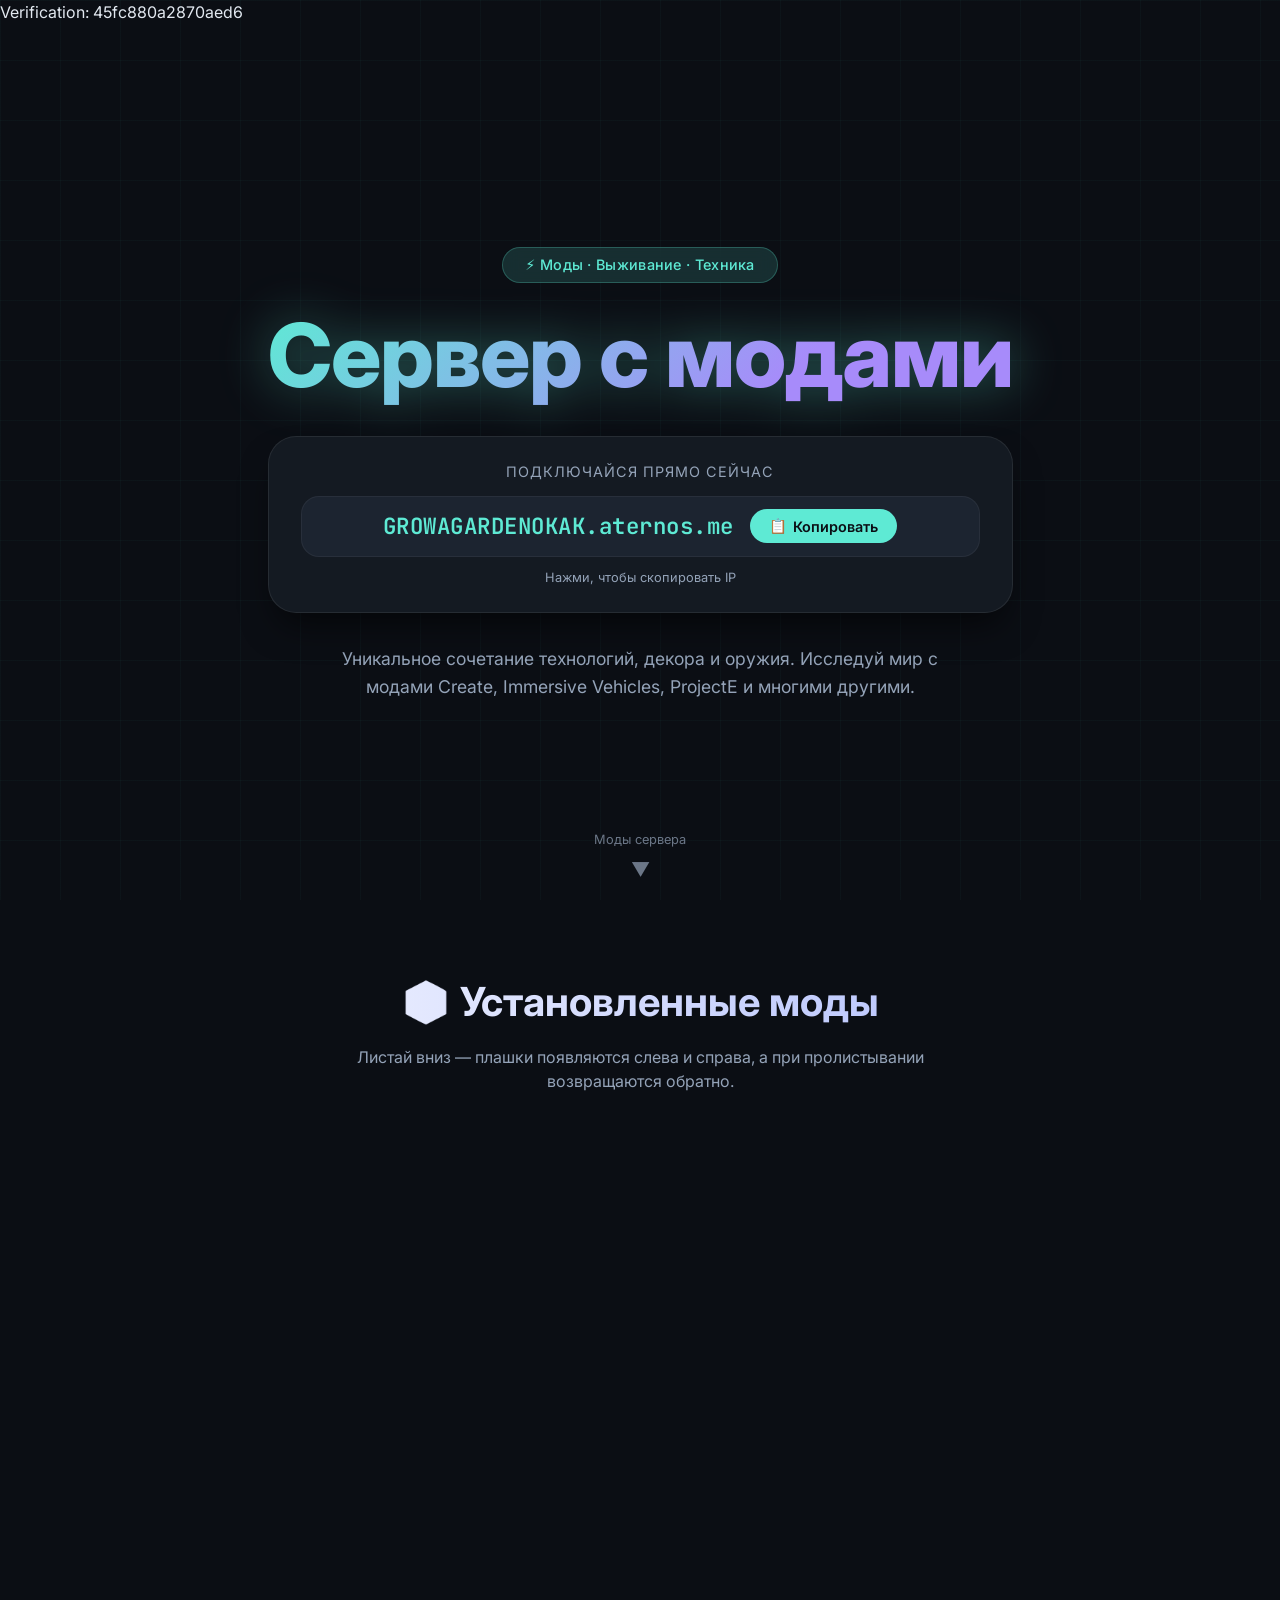
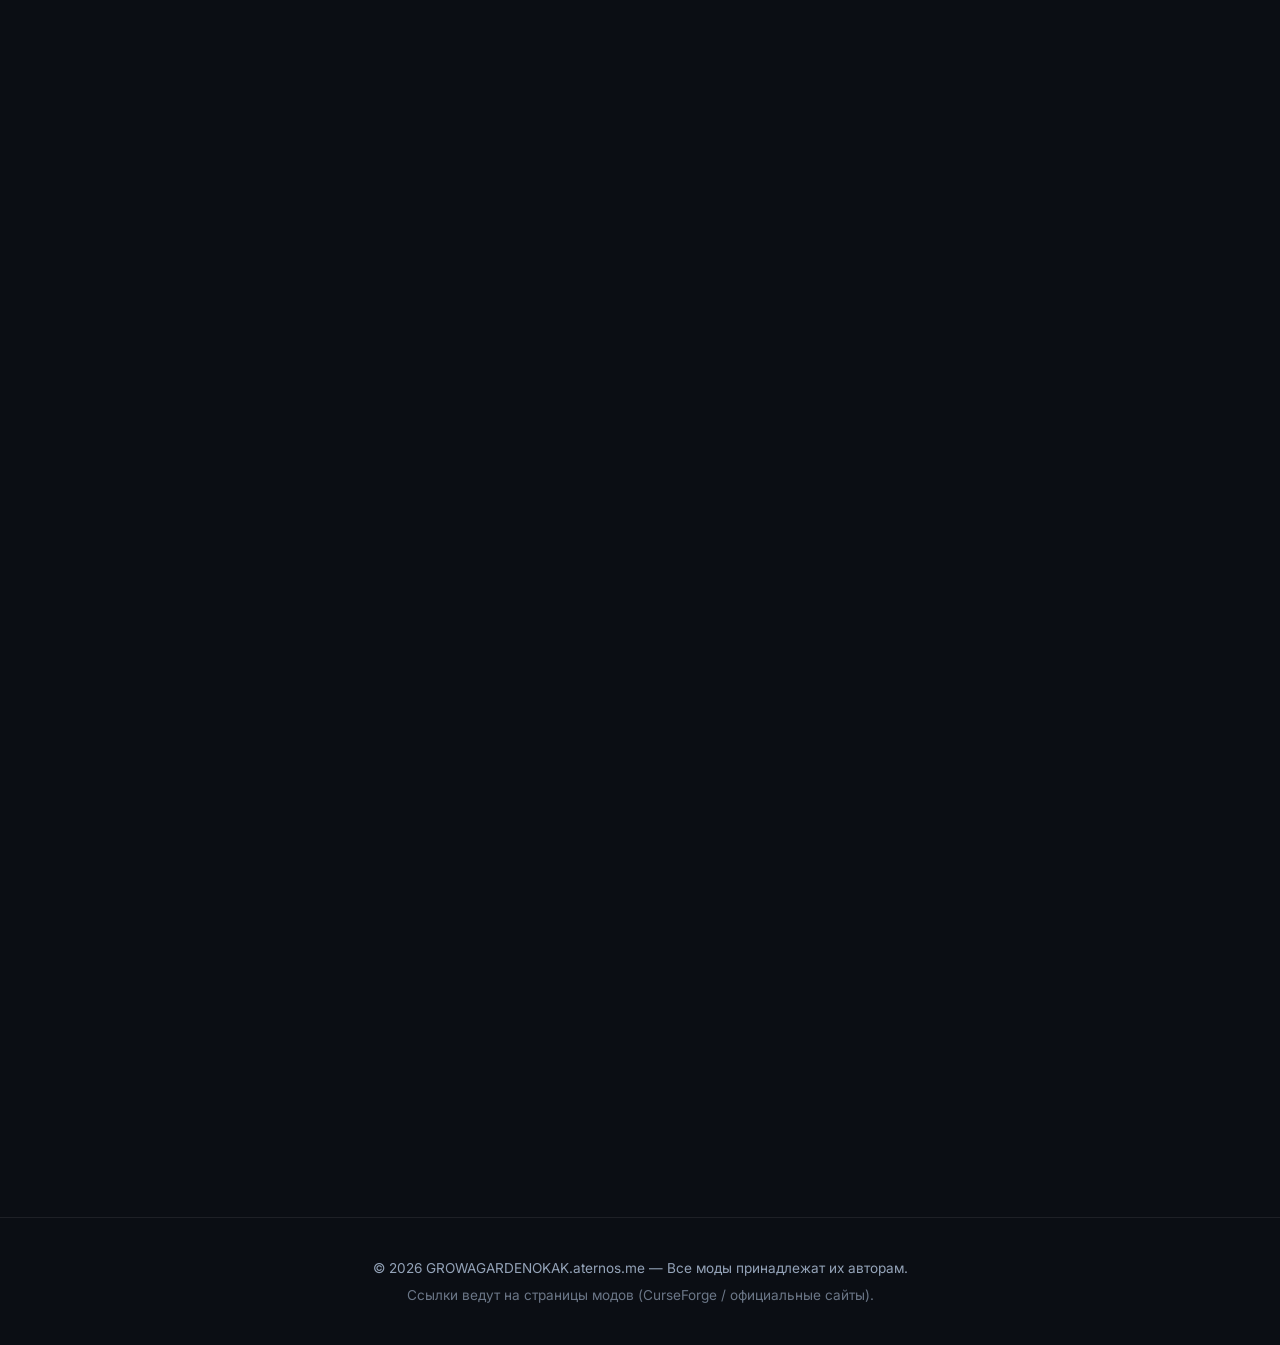
<file: index.html>
<!doctype html>
<html lang="ru">
  <head>
    
<!-- Yandex.Metrika counter -->
<script type="text/javascript">
    (function(m,e,t,r,i,k,a){
        m[i]=m[i]||function(){(m[i].a=m[i].a||[]).push(arguments)};
        m[i].l=1*new Date();
        for (var j = 0; j < document.scripts.length; j++) {if (document.scripts[j].src === r) { return; }}
        k=e.createElement(t),a=e.getElementsByTagName(t)[0],k.async=1,k.src=r,a.parentNode.insertBefore(k,a)
    })(window, document,'script','https://mc.yandex.ru/metrika/tag.js?id=110861300', 'ym');

    ym(110861300, 'init', {ssr:true, webvisor:true, clickmap:true, ecommerce:"dataLayer", referrer: document.referrer, url: location.href, accurateTrackBounce:true, trackLinks:true});
</script>
<noscript><div><img src="https://mc.yandex.ru/watch/110861300" style="position:absolute; left:-9999px;" alt="" /></div></noscript>
<!-- /Yandex.Metrika counter -->



    <meta name="yandex-verification" content="45fc880a2870aed6" />
    <meta http-equiv="Content-Type" content="text/html; charset=UTF-8" />
    <meta charset="UTF-8" />
    <meta
      name="viewport"
      content="width=device-width, initial-scale=1.0, viewport-fit=cover"
    />
    <title>Minecraft сервер с модами</title>
    <link rel="stylesheet" href="style.css" />
    <link rel="preconnect" href="https://fonts.googleapis.com" />
    <link rel="preconnect" href="https://fonts.gstatic.com" crossorigin />
    <link
      href="https://fonts.googleapis.com/css2?family=Inter:opsz,wght@14..32,400;14..32,500;14..32,600;14..32,700&family=JetBrains+Mono:wght@400;500&display=swap"
      rel="stylesheet"
    />
  </head>
  <body>
    
<!-- Yandex.Metrika counter -->
<script type="text/javascript">
    (function(m,e,t,r,i,k,a){
        m[i]=m[i]||function(){(m[i].a=m[i].a||[]).push(arguments)};
        m[i].l=1*new Date();
        for (var j = 0; j < document.scripts.length; j++) {if (document.scripts[j].src === r) { return; }}
        k=e.createElement(t),a=e.getElementsByTagName(t)[0],k.async=1,k.src=r,a.parentNode.insertBefore(k,a)
    })(window, document,'script','https://mc.yandex.ru/metrika/tag.js?id=110861300', 'ym');

    ym(110861300, 'init', {ssr:true, webvisor:true, clickmap:true, ecommerce:"dataLayer", referrer: document.referrer, url: location.href, accurateTrackBounce:true, trackLinks:true});
</script>
<noscript><div><img src="https://mc.yandex.ru/watch/110861300" style="position:absolute; left:-9999px;" alt="" /></div></noscript>
<!-- /Yandex.Metrika counter -->



    Verification: 45fc880a2870aed6
    <div class="bg-grid"></div>

    <header class="hero">
      <div class="hero-content">
        <div class="server-badge">⚡ Моды · Выживание · Техника</div>
        <h1 class="server-title">
          <span class="title-glow">Сервер с модами</span>
        </h1>
        <div class="ip-container">
          <span class="ip-label">Подключайся прямо сейчас</span>
          <div class="ip-box">
            <span class="ip-text">GROWAGARDENOKAK.aternos.me</span>
            <button class="copy-btn" id="copyIpBtn" title="Скопировать IP">
              <span class="copy-icon">📋</span>
              <span class="copy-text">Копировать</span>
            </button>
          </div>
          <span class="ip-hint" id="copyHint">Нажми, чтобы скопировать IP</span>
        </div>
        <p class="hero-description">
          Уникальное сочетание технологий, декора и оружия. Исследуй мир с
          модами Create, Immersive Vehicles, ProjectE и многими другими.
        </p>
      </div>
      <div class="scroll-indicator">
        <span>Моды сервера</span>
        <div class="scroll-arrow">▼</div>
      </div>
    </header>

    <main>
      <section class="mods-section">
        <div class="section-header">
          <h2 class="section-title">📦 Установленные моды</h2>
          <p class="section-subtitle">
            Листай вниз — плашки появляются слева и справа, а при пролистывании
            возвращаются обратно.
          </p>
        </div>

        <div class="mods-grid" id="modsGrid">
          <a
            href="https://www.curseforge.com/minecraft/mc-mods/create"
            target="_blank"
            rel="noopener noreferrer"
            class="mod-card mod-left"
          >
            <div class="mod-card-inner">
              <div class="mod-icon">⚙️</div>
              <div class="mod-info">
                <h3 class="mod-name">Create</h3>
                <span class="mod-desc"
                  >Кинетическая энергия, шестерёнки и автоматизация</span
                >
              </div>
              <span class="mod-arrow">↗</span>
            </div>
          </a>

          <a
            href="https://www.curseforge.com/minecraft/mc-mods/immersive-vehicles"
            target="_blank"
            rel="noopener noreferrer"
            class="mod-card mod-right"
          >
            <div class="mod-card-inner">
              <div class="mod-icon">🚗</div>
              <div class="mod-info">
                <h3 class="mod-name">Immersive Vehicles</h3>
                <span class="mod-desc"
                  >Реалистичные автомобили и транспорт</span
                >
              </div>
              <span class="mod-arrow">↗</span>
            </div>
          </a>

          <a
            href="https://www.curseforge.com/minecraft/mc-mods/create-automotives"
            target="_blank"
            rel="noopener noreferrer"
            class="mod-card mod-left"
          >
            <div class="mod-card-inner">
              <div class="mod-icon">🏎️</div>
              <div class="mod-info">
                <h3 class="mod-name">Create Automotives</h3>
                <span class="mod-desc">Машины и механика на базе Create</span>
              </div>
              <span class="mod-arrow">↗</span>
            </div>
          </a>

          <a
            href="https://www.curseforge.com/minecraft/mc-mods/create-ultimate-factory"
            target="_blank"
            rel="noopener noreferrer"
            class="mod-card mod-right"
          >
            <div class="mod-card-inner">
              <div class="mod-icon">🏭</div>
              <div class="mod-info">
                <h3 class="mod-name">Create Ultimate Factory</h3>
                <span class="mod-desc"
                  >Заводские комплексы и продвинутая сборка</span
                >
              </div>
              <span class="mod-arrow">↗</span>
            </div>
          </a>

          <a
            href="https://www.curseforge.com/minecraft/mc-mods/create-deco"
            target="_blank"
            rel="noopener noreferrer"
            class="mod-card mod-left"
          >
            <div class="mod-card-inner">
              <div class="mod-icon">🎨</div>
              <div class="mod-info">
                <h3 class="mod-name">Create Deco</h3>
                <span class="mod-desc"
                  >Декоративные блоки в стиле стимпанк</span
                >
              </div>
              <span class="mod-arrow">↗</span>
            </div>
          </a>

          <a
            href="https://www.curseforge.com/minecraft/mc-mods/createaddition"
            target="_blank"
            rel="noopener noreferrer"
            class="mod-card mod-right"
          >
            <div class="mod-card-inner">
              <div class="mod-icon">⚡</div>
              <div class="mod-info">
                <h3 class="mod-name">Create Crafts & Additions</h3>
                <span class="mod-desc"
                  >Электричество и совместимость с другими модами</span
                >
              </div>
              <span class="mod-arrow">↗</span>
            </div>
          </a>

          <a
            href="https://www.curseforge.com/minecraft/mc-mods/jei"
            target="_blank"
            rel="noopener noreferrer"
            class="mod-card mod-left"
          >
            <div class="mod-card-inner">
              <div class="mod-icon">📖</div>
              <div class="mod-info">
                <h3 class="mod-name">Just Enough Items (JEI)</h3>
                <span class="mod-desc">Просмотр рецептов и предметов</span>
              </div>
              <span class="mod-arrow">↗</span>
            </div>
          </a>

          <a
            href="https://www.curseforge.com/minecraft/mc-mods/mouse-tweaks"
            target="_blank"
            rel="noopener noreferrer"
            class="mod-card mod-right"
          >
            <div class="mod-card-inner">
              <div class="mod-icon">🖱️</div>
              <div class="mod-info">
                <h3 class="mod-name">Mouse Tweaks</h3>
                <span class="mod-desc">Удобное перетаскивание предметов</span>
              </div>
              <span class="mod-arrow">↗</span>
            </div>
          </a>

          <a
            href="https://www.curseforge.com/minecraft/mc-mods/appleskin"
            target="_blank"
            rel="noopener noreferrer"
            class="mod-card mod-left"
          >
            <div class="mod-card-inner">
              <div class="mod-icon">🍎</div>
              <div class="mod-info">
                <h3 class="mod-name">AppleSkin</h3>
                <span class="mod-desc">Информация о сытости и насыщении</span>
              </div>
              <span class="mod-arrow">↗</span>
            </div>
          </a>

          <a
            href="https://www.curseforge.com/minecraft/mc-mods/collective"
            target="_blank"
            rel="noopener noreferrer"
            class="mod-card mod-right"
          >
            <div class="mod-card-inner">
              <div class="mod-icon">📚</div>
              <div class="mod-info">
                <h3 class="mod-name">Collective</h3>
                <span class="mod-desc">Библиотека для оптимизации модов</span>
              </div>
              <span class="mod-arrow">↗</span>
            </div>
          </a>

          <a
            href="https://www.curseforge.com/minecraft/mc-mods/ore-harvester"
            target="_blank"
            rel="noopener noreferrer"
            class="mod-card mod-left"
          >
            <div class="mod-card-inner">
              <div class="mod-icon">⛏️</div>
              <div class="mod-info">
                <h3 class="mod-name">Ore Harvester</h3>
                <span class="mod-desc">Автоматическая добыча руды</span>
              </div>
              <span class="mod-arrow">↗</span>
            </div>
          </a>

          <a
            href="https://www.curseforge.com/minecraft/mc-mods/timeless-and-classic-guns-zero"
            target="_blank"
            rel="noopener noreferrer"
            class="mod-card mod-right"
          >
            <div class="mod-card-inner">
              <div class="mod-icon">🔫</div>
              <div class="mod-info">
                <h3 class="mod-name">Timeless and Classic Guns ZERO</h3>
                <span class="mod-desc">Огнестрельное оружие и анимации</span>
              </div>
              <span class="mod-arrow">↗</span>
            </div>
          </a>

          <a
            href="https://www.curseforge.com/minecraft/mc-mods/falling-tree"
            target="_blank"
            rel="noopener noreferrer"
            class="mod-card mod-left"
          >
            <div class="mod-card-inner">
              <div class="mod-icon">🌲</div>
              <div class="mod-info">
                <h3 class="mod-name">FallingTree</h3>
                <span class="mod-desc">Валит деревья целиком</span>
              </div>
              <span class="mod-arrow">↗</span>
            </div>
          </a>

          <a
            href="https://www.curseforge.com/minecraft/mc-mods/architectury-api"
            target="_blank"
            rel="noopener noreferrer"
            class="mod-card mod-right"
          >
            <div class="mod-card-inner">
              <div class="mod-icon">🔧</div>
              <div class="mod-info">
                <h3 class="mod-name">Architectury API</h3>
                <span class="mod-desc">Основа для мультизагрузчиков</span>
              </div>
              <span class="mod-arrow">↗</span>
            </div>
          </a>

          <a
            href="https://www.curseforge.com/minecraft/mc-mods/create-power-grid"
            target="_blank"
            rel="noopener noreferrer"
            class="mod-card mod-left"
          >
            <div class="mod-card-inner">
              <div class="mod-icon">🔌</div>
              <div class="mod-info">
                <h3 class="mod-name">Create Power Grid</h3>
                <span class="mod-desc">Энергосети и распределение энергии</span>
              </div>
              <span class="mod-arrow">↗</span>
            </div>
          </a>

          <a
            href="https://www.curseforge.com/minecraft/mc-mods/macaws-furniture"
            target="_blank"
            rel="noopener noreferrer"
            class="mod-card mod-right"
          >
            <div class="mod-card-inner">
              <div class="mod-icon">🪑</div>
              <div class="mod-info">
                <h3 class="mod-name">Macaw's Furniture</h3>
                <span class="mod-desc">Мебель и интерьер</span>
              </div>
              <span class="mod-arrow">↗</span>
            </div>
          </a>

          <a
            href="https://www.curseforge.com/minecraft/mc-mods/macaws-doors"
            target="_blank"
            rel="noopener noreferrer"
            class="mod-card mod-left"
          >
            <div class="mod-card-inner">
              <div class="mod-icon">🚪</div>
              <div class="mod-info">
                <h3 class="mod-name">Macaw's Doors</h3>
                <span class="mod-desc">Разнообразные двери и ворота</span>
              </div>
              <span class="mod-arrow">↗</span>
            </div>
          </a>

          <a
            href="https://www.curseforge.com/minecraft/mc-mods/applied-energistics-2"
            target="_blank"
            rel="noopener noreferrer"
            class="mod-card mod-right"
          >
            <div class="mod-card-inner">
              <div class="mod-icon">💾</div>
              <div class="mod-info">
                <h3 class="mod-name">Applied Energistics 2</h3>
                <span class="mod-desc">Хранение предметов в цифровом виде</span>
              </div>
              <span class="mod-arrow">↗</span>
            </div>
          </a>

          <a
            href="https://www.curseforge.com/minecraft/mc-mods/guideme"
            target="_blank"
            rel="noopener noreferrer"
            class="mod-card mod-left"
          >
            <div class="mod-card-inner">
              <div class="mod-icon">📘</div>
              <div class="mod-info">
                <h3 class="mod-name">GuideME</h3>
                <span class="mod-desc">Интерактивные руководства</span>
              </div>
              <span class="mod-arrow">↗</span>
            </div>
          </a>

          <a
            href="https://www.curseforge.com/minecraft/mc-mods/projecte"
            target="_blank"
            rel="noopener noreferrer"
            class="mod-card mod-right"
          >
            <div class="mod-card-inner">
              <div class="mod-icon">💎</div>
              <div class="mod-info">
                <h3 class="mod-name">ProjectE</h3>
                <span class="mod-desc">Эквивалентный обмен и алхимия</span>
              </div>
              <span class="mod-arrow">↗</span>
            </div>
          </a>

          <a
            href="https://www.curseforge.com/minecraft/mc-mods/farmers-delight"
            target="_blank"
            rel="noopener noreferrer"
            class="mod-card mod-left"
          >
            <div class="mod-card-inner">
              <div class="mod-icon">🍳</div>
              <div class="mod-info">
                <h3 class="mod-name">Farmer's Delight</h3>
                <span class="mod-desc"
                  >Кулинария, новые культуры и готовка</span
                >
              </div>
              <span class="mod-arrow">↗</span>
            </div>
          </a>

          <a
            href="https://www.curseforge.com/minecraft/mc-mods/worldedit"
            target="_blank"
            rel="noopener noreferrer"
            class="mod-card mod-right"
          >
            <div class="mod-card-inner">
              <div class="mod-icon">🗺️</div>
              <div class="mod-info">
                <h3 class="mod-name">WorldEdit</h3>
                <span class="mod-desc">Мощный инструмент строительства</span>
              </div>
              <span class="mod-arrow">↗</span>
            </div>
          </a>

          <a
            href="https://www.curseforge.com/minecraft/mc-mods/iron-furnaces"
            target="_blank"
            rel="noopener noreferrer"
            class="mod-card mod-left"
          >
            <div class="mod-card-inner">
              <div class="mod-icon">🔥</div>
              <div class="mod-info">
                <h3 class="mod-name">Iron Furnaces</h3>
                <span class="mod-desc">Улучшенные печи разной мощности</span>
              </div>
              <span class="mod-arrow">↗</span>
            </div>
          </a>

          <a
            href="https://www.curseforge.com/minecraft/mc-mods/xaeros-minimap"
            target="_blank"
            rel="noopener noreferrer"
            class="mod-card mod-right"
          >
            <div class="mod-card-inner">
              <div class="mod-icon">🗺️</div>
              <div class="mod-info">
                <h3 class="mod-name">Xaero's Minimap</h3>
                <span class="mod-desc">Удобная миникарта интерфейса</span>
              </div>
              <span class="mod-arrow">↗</span>
            </div>
          </a>
        </div>
      </section>
    </main>

    <footer class="site-footer">
      <p>
        © 2026 GROWAGARDENOKAK.aternos.me — Все моды принадлежат их авторам.
      </p>
      <p class="footer-note">
        Ссылки ведут на страницы модов (CurseForge / официальные сайты).
      </p>
    </footer>

    <script>
      const copyBtn = document.getElementById("copyIpBtn");
      const copyHint = document.getElementById("copyHint");
      const ipText = "GROWAGARDENOKAK.aternos.me";

      copyBtn.addEventListener("click", () => {
        navigator.clipboard
          .writeText(ipText)
          .then(() => {
            copyHint.textContent = "✅ IP скопирован!";
            copyHint.classList.add("copied");
            setTimeout(() => {
              copyHint.textContent = "Нажми, чтобы скопировать IP";
              copyHint.classList.remove("copied");
            }, 2000);
          })
          .catch(() => {
            copyHint.textContent = "⚠️ Не удалось скопировать";
            setTimeout(() => {
              copyHint.textContent = "Нажми, чтобы скопировать IP";
            }, 2000);
          });
      });

      const cards = document.querySelectorAll(".mod-card");
      const observer = new IntersectionObserver(
        (entries) => {
          entries.forEach((entry) => {
            if (entry.isIntersecting) {
              entry.target.classList.add("show");
              entry.target.classList.remove("hide");
            } else {
              entry.target.classList.add("hide");
              entry.target.classList.remove("show");
            }
          });
        },
        {
          threshold: 0.2,
          rootMargin: "0px 0px -30px 0px",
        },
      );

      cards.forEach((card) => {
        observer.observe(card);
      });
    </script>
  </body>
</html>
</file>
<file: style.css>
* {
  margin: 0;
  padding: 0;
  box-sizing: border-box;
}

:root {
  --bg: #0b0e14;
  --surface: #141a22;
  --surface-light: #1c2430;
  --primary: #5eead4;
  --primary-glow: rgba(94, 234, 212, 0.3);
  --accent: #f59e0b;
  --accent2: #a78bfa;
  --text: #e2e8f0;
  --text-muted: #94a3b8;
  --border: rgba(255, 255, 255, 0.08);
  --card-shadow: 0 20px 35px -10px rgba(0, 0, 0, 0.6);
  --radius: 20px;
  --transition: 0.45s cubic-bezier(0.23, 1, 0.32, 1);
}

html {
  scroll-behavior: smooth;
}

body {
  font-family:
    "Inter",
    system-ui,
    -apple-system,
    sans-serif;
  background-color: var(--bg);
  color: var(--text);
  line-height: 1.5;
  min-height: 100vh;
  position: relative;
  overflow-x: hidden;
}

.bg-grid {
  position: fixed;
  top: 0;
  left: 0;
  width: 100%;
  height: 100%;
  background-image:
    linear-gradient(rgba(94, 234, 212, 0.03) 1px, transparent 1px),
    linear-gradient(90deg, rgba(94, 234, 212, 0.03) 1px, transparent 1px);
  background-size: 60px 60px;
  pointer-events: none;
  z-index: 0;
}

.hero {
  position: relative;
  z-index: 1;
  display: flex;
  flex-direction: column;
  align-items: center;
  justify-content: center;
  min-height: 100vh;
  padding: 2rem;
  text-align: center;
}

.hero-content {
  max-width: 850px;
  margin: 0 auto;
  animation: fadeInUp 0.8s ease-out;
}

.server-badge {
  display: inline-block;
  background: rgba(94, 234, 212, 0.15);
  border: 1px solid rgba(94, 234, 212, 0.25);
  color: var(--primary);
  padding: 0.4rem 1.4rem;
  border-radius: 100px;
  font-size: 0.9rem;
  font-weight: 500;
  letter-spacing: 0.3px;
  margin-bottom: 1.5rem;
  backdrop-filter: blur(10px);
}

.server-title {
  font-size: clamp(3rem, 8vw, 5.5rem);
  font-weight: 800;
  line-height: 1.1;
  margin-bottom: 2rem;
  letter-spacing: -1px;
}

.title-glow {
  background: linear-gradient(135deg, #5eead4 0%, #a78bfa 70%);
  -webkit-background-clip: text;
  -webkit-text-fill-color: transparent;
  background-clip: text;
  filter: drop-shadow(0 0 25px rgba(94, 234, 212, 0.4));
}

.ip-container {
  background: var(--surface);
  border: 1px solid var(--border);
  border-radius: 28px;
  padding: 1.5rem 2rem;
  margin: 2rem 0;
  backdrop-filter: blur(15px);
  box-shadow: var(--card-shadow);
}

.ip-label {
  display: block;
  font-size: 0.9rem;
  color: var(--text-muted);
  margin-bottom: 0.8rem;
  text-transform: uppercase;
  letter-spacing: 1px;
}

.ip-box {
  display: flex;
  align-items: center;
  justify-content: center;
  gap: 1rem;
  flex-wrap: wrap;
  background: var(--surface-light);
  border-radius: 18px;
  padding: 0.8rem 1.2rem;
  border: 1px solid rgba(255, 255, 255, 0.05);
}

.ip-text {
  font-family: "JetBrains Mono", monospace;
  font-size: 1.4rem;
  font-weight: 600;
  color: var(--primary);
  letter-spacing: 0.5px;
  word-break: break-all;
}

.copy-btn {
  display: flex;
  align-items: center;
  gap: 0.4rem;
  background: var(--primary);
  color: #0b0e14;
  border: none;
  padding: 0.5rem 1.2rem;
  border-radius: 40px;
  font-weight: 600;
  font-size: 0.9rem;
  cursor: pointer;
  transition: var(--transition);
  font-family: "Inter", sans-serif;
  white-space: nowrap;
}

.copy-btn:hover {
  background: #9aebdd;
  transform: translateY(-2px);
  box-shadow: 0 10px 20px -8px rgba(94, 234, 212, 0.5);
}

.ip-hint {
  display: block;
  margin-top: 0.7rem;
  font-size: 0.8rem;
  color: var(--text-muted);
  transition: color 0.2s;
}

.ip-hint.copied {
  color: var(--primary);
}

.hero-description {
  color: var(--text-muted);
  font-size: 1.1rem;
  max-width: 600px;
  margin: 0 auto;
  line-height: 1.6;
}

.scroll-indicator {
  position: absolute;
  bottom: 2.5rem;
  display: flex;
  flex-direction: column;
  align-items: center;
  gap: 0.4rem;
  color: var(--text-muted);
  font-size: 0.8rem;
  animation: bounce 2s infinite;
  opacity: 0.7;
}

.scroll-arrow {
  font-size: 1.2rem;
}

.mods-section {
  position: relative;
  z-index: 1;
  max-width: 1200px;
  margin: 0 auto;
  padding: 3rem 1.5rem 5rem;
}

.section-header {
  text-align: center;
  margin-bottom: 4rem;
}

.section-title {
  font-size: 2.5rem;
  font-weight: 700;
  margin-bottom: 0.8rem;
  background: linear-gradient(to right, #fff, #a5b4fc);
  -webkit-background-clip: text;
  -webkit-text-fill-color: transparent;
  background-clip: text;
}

.section-subtitle {
  color: var(--text-muted);
  max-width: 650px;
  margin: 0 auto;
  font-size: 1rem;
}

.mods-grid {
  display: flex;
  flex-direction: column;
  gap: 1.8rem;
}

.mod-card {
  text-decoration: none;
  color: inherit;
  display: block;
  width: 85%;
  max-width: 700px;
  opacity: 0;
  transition:
    opacity 0.5s ease,
    transform 0.5s cubic-bezier(0.23, 1, 0.32, 1);
}

.mod-left {
  align-self: flex-start;
  transform: translateX(-80px);
}

.mod-right {
  align-self: flex-end;
  transform: translateX(80px);
}

.mod-card.show {
  opacity: 1;
  transform: translateX(0);
}

.mod-card.hide {
  opacity: 0;
}

.mod-left.hide {
  transform: translateX(-80px);
}

.mod-right.hide {
  transform: translateX(80px);
}

.mod-card-inner {
  background: var(--surface);
  border: 1px solid var(--border);
  border-radius: var(--radius);
  padding: 1.4rem 1.8rem;
  display: flex;
  align-items: center;
  gap: 1.5rem;
  backdrop-filter: blur(12px);
  transition: all 0.35s ease;
  position: relative;
  overflow: hidden;
}

.mod-card-inner::before {
  content: "";
  position: absolute;
  top: 0;
  left: 0;
  width: 4px;
  height: 100%;
  background: linear-gradient(to bottom, var(--primary), var(--accent2));
  border-radius: 4px 0 0 4px;
  opacity: 0;
  transition: opacity 0.3s;
}

.mod-card:hover .mod-card-inner {
  border-color: rgba(94, 234, 212, 0.3);
  box-shadow:
    0 15px 30px -10px rgba(0, 0, 0, 0.7),
    0 0 20px rgba(94, 234, 212, 0.1);
  transform: translateY(-4px);
  background: var(--surface-light);
}

.mod-card:hover .mod-card-inner::before {
  opacity: 1;
}

.mod-icon {
  width: 48px;
  height: 48px;
  min-width: 48px;
  border-radius: 14px;
  background: rgba(94, 234, 212, 0.08);
  display: flex;
  align-items: center;
  justify-content: center;
  font-size: 1.8rem;
  transition: transform 0.3s;
}

.mod-card:hover .mod-icon {
  transform: scale(1.15);
}

.mod-info {
  flex: 1;
}

.mod-name {
  font-size: 1.3rem;
  font-weight: 700;
  margin-bottom: 0.25rem;
  color: #f1f5f9;
  letter-spacing: -0.2px;
}

.mod-desc {
  font-size: 0.9rem;
  color: var(--text-muted);
  display: block;
}

.mod-arrow {
  font-size: 1.5rem;
  color: var(--text-muted);
  transition:
    transform 0.3s,
    color 0.3s;
  opacity: 0.6;
}

.mod-card:hover .mod-arrow {
  transform: translate(4px, -4px);
  color: var(--primary);
  opacity: 1;
}

.site-footer {
  position: relative;
  z-index: 1;
  text-align: center;
  padding: 2.5rem 1rem;
  border-top: 1px solid var(--border);
  color: var(--text-muted);
  font-size: 0.85rem;
  margin-top: 2rem;
}

.footer-note {
  margin-top: 0.4rem;
  opacity: 0.7;
}

@keyframes fadeInUp {
  from {
    opacity: 0;
    transform: translateY(30px);
  }
  to {
    opacity: 1;
    transform: translateY(0);
  }
}

@keyframes bounce {
  0%,
  20%,
  50%,
  80%,
  100% {
    transform: translateY(0);
  }
  40% {
    transform: translateY(-8px);
  }
  60% {
    transform: translateY(-4px);
  }
}

@media (max-width: 768px) {
  .mod-card {
    width: 92%;
  }

  .mod-left,
  .mod-right {
    align-self: center;
  }

  .mod-left {
    transform: translateY(30px);
  }
  .mod-right {
    transform: translateY(30px);
  }

  .mod-card.show {
    transform: translateY(0);
  }

  .mod-left.hide {
    transform: translateY(30px);
  }

  .mod-right.hide {
    transform: translateY(30px);
  }

  .ip-text {
    font-size: 1rem;
  }

  .server-title {
    font-size: 2.8rem;
  }

  .mod-card-inner {
    padding: 1.2rem;
    gap: 1rem;
    flex-wrap: wrap;
  }

  .mod-icon {
    width: 40px;
    height: 40px;
    min-width: 40px;
    font-size: 1.4rem;
  }
}
</file>
